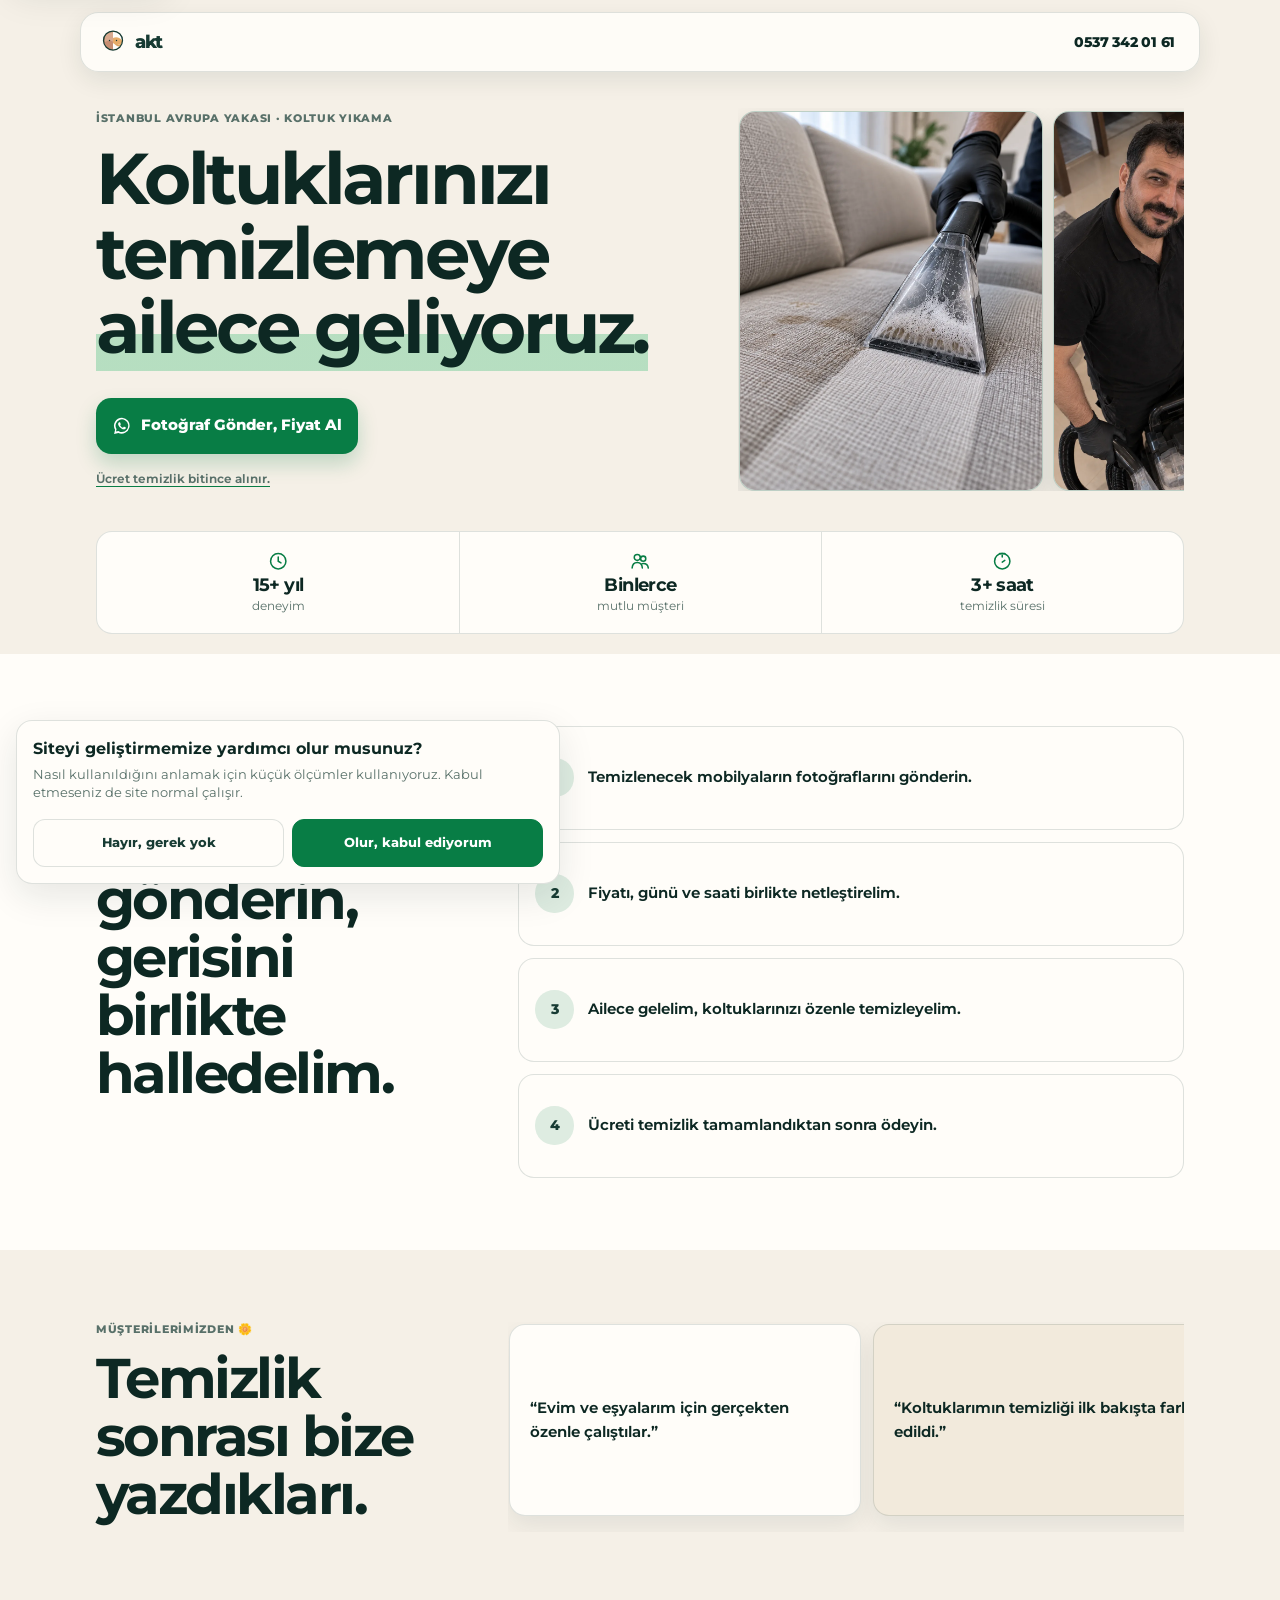
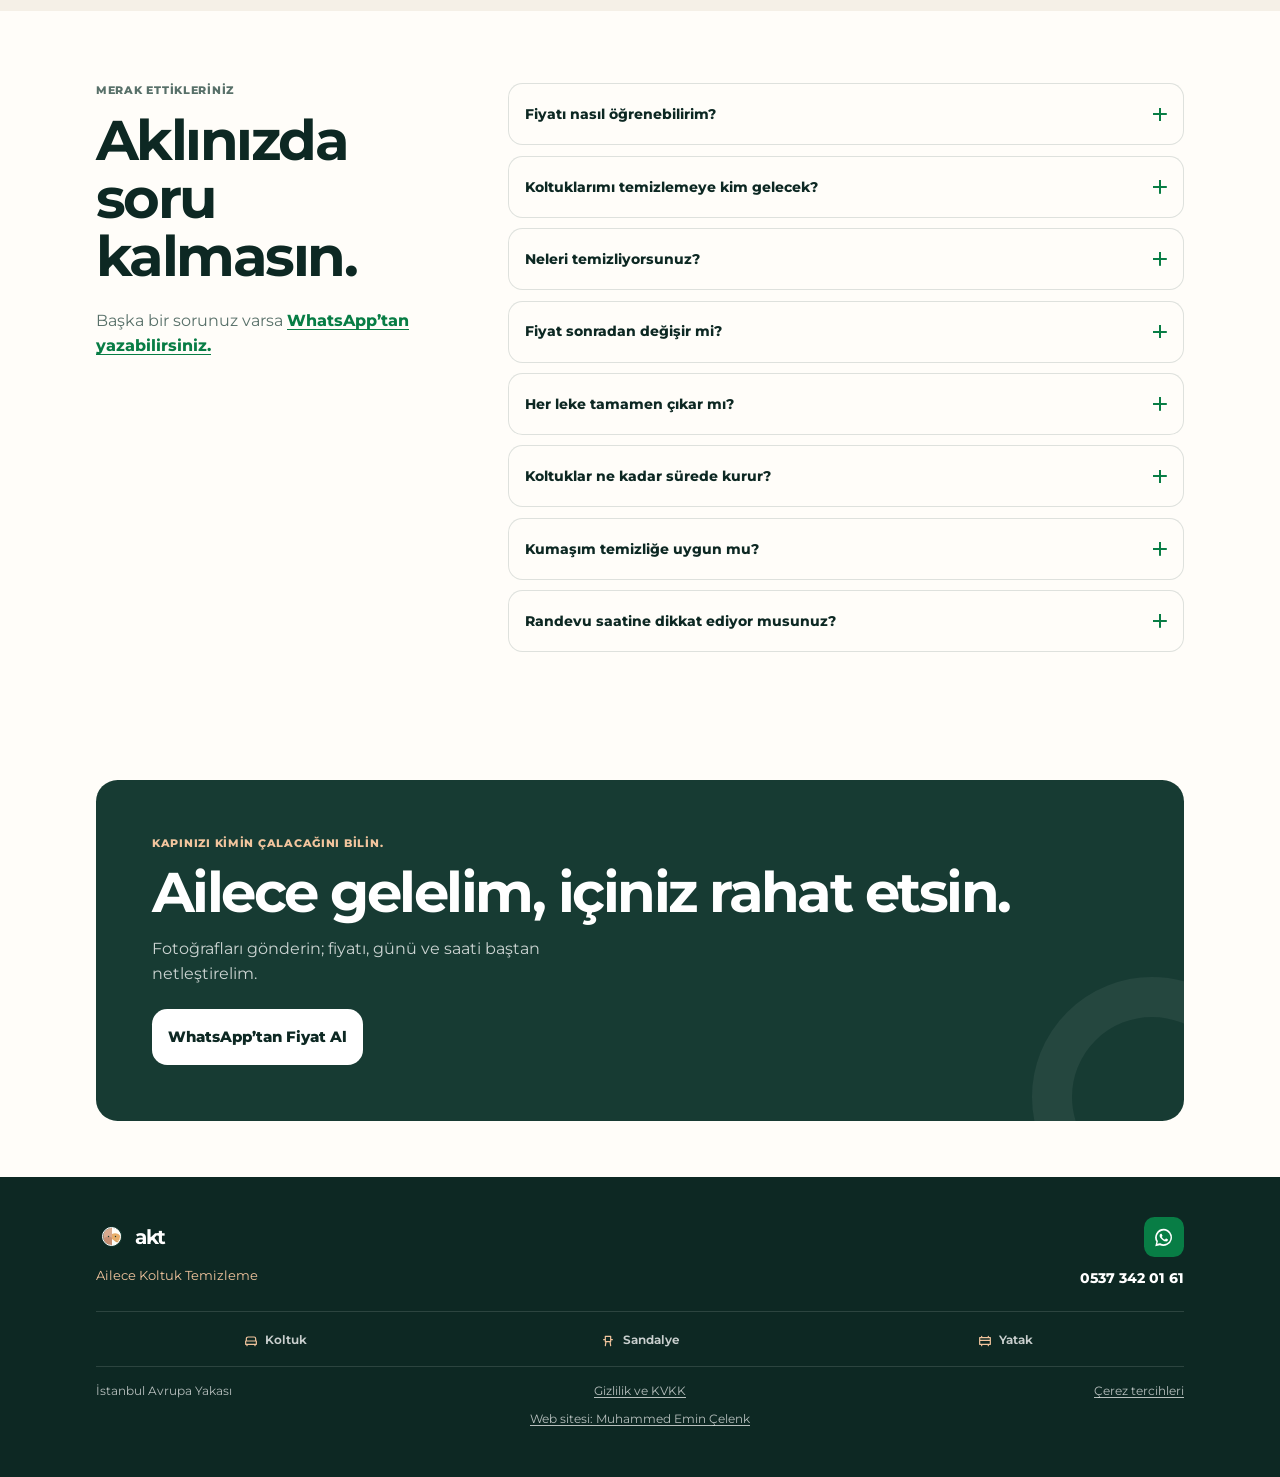
<file: index.html>
<!doctype html>
<html lang="tr">
  <head>
    <meta charset="utf-8">
    <meta name="viewport" content="width=device-width, initial-scale=1, viewport-fit=cover">
    <title>İstanbul Avrupa Yakası Koltuk Yıkama | Ailece</title>
    <meta name="description" content="İstanbul Avrupa Yakası’nda eşimle birlikte verdiğimiz profesyonel koltuk yıkama hizmeti. Fotoğrafı WhatsApp’tan gönderin, fiyat ve randevuyu netleştirelim.">
    <meta name="robots" content="index, follow, max-image-preview:large">
    <meta name="theme-color" content="#173b33">
    <link rel="canonical" href="https://ailecekoltuktemizleme.com/">
    <link rel="icon" href="favicon.svg" type="image/svg+xml">
    <link rel="preload" href="assets/images/galeri-04.webp" as="image" type="image/webp">
    <link rel="preconnect" href="https://fonts.googleapis.com">
    <link rel="preconnect" href="https://fonts.gstatic.com" crossorigin>
    <link href="https://fonts.googleapis.com/css2?family=Montserrat:wght@400;500;600;700;800&display=swap" rel="stylesheet">
    <meta property="og:locale" content="tr_TR">
    <meta property="og:type" content="website">
    <meta property="og:site_name" content="Ailece Koltuk Yıkama">
    <meta property="og:title" content="Evinize Ailece Geliyoruz | Ailece Koltuk Yıkama">
    <meta property="og:description" content="İstanbul Avrupa Yakası’nda aynı aile ekibiyle profesyonel koltuk temizliği.">
    <meta property="og:url" content="https://ailecekoltuktemizleme.com/">
    <meta property="og:image" content="https://ailecekoltuktemizleme.com/assets/images/galeri-01.webp">
    <meta property="og:image:width" content="1122">
    <meta property="og:image:height" content="1402">
    <meta property="og:image:alt" content="Ailece Koltuk Temizleme ekibi ve profesyonel ekipmanı">
    <meta name="twitter:card" content="summary_large_image">
    <meta name="twitter:title" content="Evinize Ailece Geliyoruz | Ailece Koltuk Yıkama">
    <meta name="twitter:description" content="Koltuklarınızı profesyonelce temizliyor, her randevuya birlikte geliyoruz.">
    <link rel="stylesheet" href="styles.css">
    <script src="analytics-config.js"></script>
    <script>
      window.dataLayer = window.dataLayer || [];
      window.gtag = window.gtag || function () { window.dataLayer.push(arguments); };
      window.gtag("consent", "default", {
        ad_storage: "denied",
        ad_user_data: "denied",
        ad_personalization: "denied",
        analytics_storage: "denied",
        wait_for_update: 500
      });
    </script>
    <script src="data/customer-reviews.js" defer></script>
    <script src="script.js" defer></script>
    <script type="application/ld+json">
      {
        "@context": "https://schema.org",
        "@type": "LocalBusiness",
        "name": "Ailece Koltuk Yıkama",
        "url": "https://ailecekoltuktemizleme.com/",
        "telephone": "+905373420161",
        "description": "İstanbul Avrupa Yakası'nda eşlerin birlikte verdiği profesyonel koltuk ve döşeme temizliği hizmeti.",
        "areaServed": [
          { "@type": "AdministrativeArea", "name": "İstanbul Avrupa Yakası" },
          { "@type": "AdministrativeArea", "name": "Bahçelievler" },
          { "@type": "AdministrativeArea", "name": "Fatih" }
        ],
        "serviceType": ["Koltuk ve döşeme temizliği", "Sandalye temizliği", "Yatak temizliği"]
      }
    </script>
  </head>
  <body>
    <a class="skip-link" href="#ana-icerik">Ana içeriğe geç</a>
    <header class="site-header">
      <div class="header-inner">
        <a class="brand" href="#ana-icerik" aria-label="Ailece Koltuk Yıkama ana sayfa">
          <img class="brand-mark" src="favicon.svg" alt="">
          <span class="brand-word">akt</span>
        </a>
        <a class="phone-link" href="tel:+905373420161" aria-label="0537 342 01 61 numarasını ara" data-phone-cta data-cta-placement="header">0537 342 01 61</a>
      </div>
    </header>

    <main id="ana-icerik">
      <section class="hero" aria-labelledby="hero-title">
        <div class="container">
          <p class="eyebrow">İstanbul Avrupa Yakası · Koltuk yıkama</p>
          <h1 id="hero-title">Koltuklarınızı temizlemeye <span>ailece geliyoruz.</span></h1>
          <a class="button button--primary" href="https://wa.me/905373420161?text=Merhaba%2C%20koltuklar%C4%B1m%C4%B1%20y%C4%B1katmak%20istiyorum.%20Foto%C4%9Fraflar%C4%B1%20g%C3%B6nderip%20fiyat%20alabilir%20miyim%3F" target="_blank" rel="noopener noreferrer" data-whatsapp-cta data-cta-placement="hero">
            <svg viewBox="0 0 24 24" aria-hidden="true"><path d="M12 2a9.6 9.6 0 0 0-8.25 14.5L2.5 21.5l5.12-1.2A9.57 9.57 0 1 0 12 2Zm0 17.25a7.6 7.6 0 0 1-3.88-1.06l-.37-.22-3.02.71.75-2.94-.24-.38A7.6 7.6 0 1 1 12 19.25Zm4.18-5.68c-.23-.11-1.36-.67-1.57-.75-.21-.07-.36-.11-.52.12-.15.22-.59.74-.73.89-.13.15-.27.17-.5.06-.22-.12-.95-.35-1.81-1.12a6.77 6.77 0 0 1-1.25-1.55c-.13-.23-.01-.35.1-.46.1-.1.23-.27.34-.4.11-.13.15-.23.23-.38.07-.15.03-.28-.02-.4-.06-.11-.52-1.24-.71-1.7-.18-.45-.38-.39-.52-.4h-.44c-.15 0-.4.06-.61.29-.21.22-.8.78-.8 1.9s.82 2.21.93 2.36c.11.15 1.6 2.44 3.87 3.42.54.23.96.37 1.29.48.54.17 1.03.15 1.42.09.43-.07 1.36-.56 1.55-1.09.19-.54.19-1 .13-1.09-.05-.1-.2-.15-.43-.26Z" fill="currentColor"/></svg>
            Fotoğraf Gönder, Fiyat Al
          </a>
          <p class="hero-note">Ücret temizlik bitince alınır.</p>
          <div class="hero-gallery-shell">
            <div class="hero-gallery" role="button" tabindex="0" aria-label="Temizlik görselleri. Sonraki görsel için dokunun." data-hero-gallery>
              <figure><img src="assets/images/galeri-04.webp" width="1145" height="1374" alt="Koltuk yıkama başlığıyla yakın temizlik uygulaması" fetchpriority="high" decoding="async"></figure>
              <figure><img src="assets/images/galeri-01.webp" width="1122" height="1402" alt="Ailece Koltuk Temizleme ekibi ve profesyonel ekipmanı" loading="lazy" decoding="async"></figure>
              <figure><img src="assets/images/galeri-03.webp" width="1122" height="1402" alt="Koltuk temizleme makinesi ve çalışma alanı" loading="lazy" decoding="async"></figure>
              <figure><img src="assets/images/galeri-02.webp" width="1122" height="1402" alt="Koltuk temizleme makinesinin su haznesi" loading="lazy" decoding="async"></figure>
              <figure data-gallery-clone aria-hidden="true"><img src="assets/images/galeri-04.webp" width="1145" height="1374" alt="" loading="lazy" decoding="async"></figure>
            </div>
          </div>
        </div>
      </section>

      <section class="proof" aria-labelledby="guven-basligi">
        <div class="container proof-grid">
          <h2 class="sr-only" id="guven-basligi">Hizmet deneyimimiz</h2>
          <p><svg viewBox="0 0 24 24" aria-hidden="true"><path d="M12 21a9 9 0 1 0 0-18 9 9 0 0 0 0 18Z" fill="none" stroke="currentColor" stroke-width="1.8"/><path d="M12 7v5l3.2 2" fill="none" stroke="currentColor" stroke-width="1.8" stroke-linecap="round"/></svg><strong>15+ yıl</strong><span>deneyim</span></p>
          <p><svg viewBox="0 0 24 24" aria-hidden="true"><path d="M8.5 11a3.5 3.5 0 1 0 0-7 3.5 3.5 0 0 0 0 7Zm7 1a3 3 0 1 0 0-6 3 3 0 0 0 0 6ZM2.5 20c.3-4.4 2.3-6.6 6-6.6s5.7 2.2 6 6.6m0-5.2c.4-.1.7-.1 1.1-.1 3.5 0 5.5 1.8 5.9 5.3" fill="none" stroke="currentColor" stroke-width="1.8" stroke-linecap="round"/></svg><strong>Binlerce</strong><span>mutlu müşteri</span></p>
          <p><svg viewBox="0 0 24 24" aria-hidden="true"><path d="M12 21a9 9 0 1 0 0-18 9 9 0 0 0 0 18Z" fill="none" stroke="currentColor" stroke-width="1.8"/><path d="M9 3h6M12 5v2m0 6 3-2" fill="none" stroke="currentColor" stroke-width="1.8" stroke-linecap="round"/></svg><strong>3+ saat</strong><span>temizlik süresi</span></p>
        </div>
      </section>

      <section class="process section" id="nasil-isliyor" aria-labelledby="surec-basligi">
        <div class="container">
          <p class="eyebrow">Nasıl ilerliyoruz?</p>
          <h2 id="surec-basligi">Siz fotoğrafı gönderin, gerisini birlikte halledelim.</h2>
          <ol class="process-list">
            <li><span>1</span><p>Temizlenecek mobilyaların fotoğraflarını gönderin.</p></li>
            <li><span>2</span><p>Fiyatı, günü ve saati birlikte netleştirelim.</p></li>
            <li><span>3</span><p>Ailece gelelim, koltuklarınızı özenle temizleyelim.</p></li>
            <li><span>4</span><p>Ücreti temizlik tamamlandıktan sonra ödeyin.</p></li>
          </ol>
        </div>
      </section>

      <section class="reviews section" aria-labelledby="yorumlar-basligi" data-reviews-section hidden>
        <div class="container">
          <p class="eyebrow">Müşterilerimizden 🌼</p>
          <h2 id="yorumlar-basligi">Temizlik sonrası bize yazdıkları.</h2>
          <div class="review-gallery" role="button" tabindex="0" aria-label="Müşteri mesajları. Sonraki mesaj için dokunun." data-review-gallery></div>
        </div>
      </section>

      <section class="faq section" id="sss" aria-labelledby="sss-basligi">
        <div class="container">
          <div class="faq-intro">
            <p class="eyebrow">Merak ettikleriniz</p>
            <h2 id="sss-basligi">Aklınızda soru kalmasın.</h2>
            <p class="section-copy">Başka bir sorunuz varsa <a href="https://wa.me/905373420161?text=Merhaba%2C%20koltuklar%C4%B1m%C4%B1%20y%C4%B1katmak%20istiyorum.%20Foto%C4%9Fraflar%C4%B1%20g%C3%B6nderip%20fiyat%20alabilir%20miyim%3F" target="_blank" rel="noopener noreferrer" data-whatsapp-cta data-cta-placement="faq_intro">WhatsApp’tan yazabilirsiniz.</a></p>
          </div>
          <div class="faq-list">
            <details><summary>Fiyatı nasıl öğrenebilirim?</summary><p>Fotoğrafları WhatsApp’tan gönderin; net fiyatı paylaşalım.</p></details>
            <details><summary>Koltuklarımı temizlemeye kim gelecek?</summary><p>Her randevuya eşimle birlikte, aynı aile ekibi olarak geliyoruz.</p></details>
            <details><summary>Neleri temizliyorsunuz?</summary><p>Koltuk, kumaş sandalye, yatak ve uygun kumaş yüzeyleri.</p></details>
            <details><summary>Fiyat sonradan değişir mi?</summary><p>Kapsam değişmedikçe konuştuğumuz fiyat değişmez.</p></details>
            <details><summary>Her leke tamamen çıkar mı?</summary><p>Sonuç; lekenin türüne, yaşına ve kumaşa göre değişebilir. Kesin olmayan bir sonucu garanti etmeyiz.</p></details>
            <details><summary>Koltuklar ne kadar sürede kurur?</summary><p>Kuruma süresi kumaşa ve ortam koşullarına göre değişir. İyi havalandırma kuruma sürecini hızlandırır.</p></details>
            <details><summary>Kumaşım temizliğe uygun mu?</summary><p>Emin olmadığınız yüzeyin fotoğrafını gönderin; temizlikten önce uygunluğunu birlikte değerlendirelim.</p></details>
            <details><summary>Randevu saatine dikkat ediyor musunuz?</summary><p>Kararlaştırdığımız gün ve saate özen gösteriyoruz.</p></details>
          </div>
        </div>
      </section>

      <section class="final-cta section" aria-labelledby="son-cta-basligi">
        <div class="container final-cta__inner">
          <p class="eyebrow">Kapınızı kimin çalacağını bilin.</p>
          <h2 id="son-cta-basligi">Ailece gelelim, içiniz rahat etsin.</h2>
          <p>Fotoğrafları gönderin; fiyatı, günü ve saati baştan netleştirelim.</p>
          <a class="button button--light" href="https://wa.me/905373420161?text=Merhaba%2C%20koltuklar%C4%B1m%C4%B1%20y%C4%B1katmak%20istiyorum.%20Foto%C4%9Fraflar%C4%B1%20g%C3%B6nderip%20fiyat%20alabilir%20miyim%3F" target="_blank" rel="noopener noreferrer" data-whatsapp-cta data-cta-placement="final_cta">WhatsApp’tan Fiyat Al</a>
        </div>
      </section>
    </main>

    <footer class="site-footer">
      <div class="container footer-inner">
        <div class="footer-brand"><div class="footer-brand-line"><span class="footer-brand-icon"><img class="brand-mark" src="favicon.svg" alt=""></span><strong>akt</strong></div><p>Ailece Koltuk Temizleme</p></div>
        <div class="footer-actions"><a class="footer-whatsapp" href="https://wa.me/905373420161?text=Merhaba%2C%20koltuklar%C4%B1m%C4%B1%20y%C4%B1katmak%20istiyorum.%20Foto%C4%9Fraflar%C4%B1%20g%C3%B6nderip%20fiyat%20alabilir%20miyim%3F" target="_blank" rel="noopener noreferrer" aria-label="WhatsApp’tan fiyat al" data-whatsapp-cta data-cta-placement="footer"><svg viewBox="0 0 24 24" aria-hidden="true"><path d="M12 2a9.6 9.6 0 0 0-8.25 14.5L2.5 21.5l5.12-1.2A9.57 9.57 0 1 0 12 2Zm0 17.25a7.6 7.6 0 0 1-3.88-1.06l-.37-.22-3.02.71.75-2.94-.24-.38A7.6 7.6 0 1 1 12 19.25Zm4.18-5.68c-.23-.11-1.36-.67-1.57-.75-.21-.07-.36-.11-.52.12-.15.22-.59.74-.73.89-.13.15-.27.17-.5.06-.22-.12-.95-.35-1.81-1.12a6.77 6.77 0 0 1-1.25-1.55c-.13-.23-.01-.35.1-.46.1-.1.23-.27.34-.4.11-.13.15-.23.23-.38.07-.15.03-.28-.02-.4-.06-.11-.52-1.24-.71-1.7-.18-.45-.38-.39-.52-.4h-.44c-.15 0-.4.06-.61.29-.21.22-.8.78-.8 1.9s.82 2.21.93 2.36c.11.15 1.6 2.44 3.87 3.42.54.23.96.37 1.29.48.54.17 1.03.15 1.42.09.43-.07 1.36-.56 1.55-1.09.19-.54.19-1 .13-1.09-.05-.1-.2-.15-.43-.26Z" fill="currentColor"/></svg></a><a href="tel:+905373420161" data-phone-cta data-cta-placement="footer">0537 342 01 61</a></div>
      </div>
      <div class="container footer-services" aria-label="Temizlediğimiz yüzeyler">
        <span><svg viewBox="0 0 24 24" aria-hidden="true"><path d="M5 12V8.5A2.5 2.5 0 0 1 7.5 6h9A2.5 2.5 0 0 1 19 8.5V12m-15 0h16v5H4Zm2 5v2m12-2v2" fill="none" stroke="currentColor" stroke-width="1.8" stroke-linecap="round" stroke-linejoin="round"/></svg>Koltuk</span>
        <span><svg viewBox="0 0 24 24" aria-hidden="true"><path d="M8 5h8v8H8zm1 8-1 6m7-6 1 6M5.5 10H8m8 0h2.5" fill="none" stroke="currentColor" stroke-width="1.8" stroke-linecap="round" stroke-linejoin="round"/></svg>Sandalye</span>
        <span><svg viewBox="0 0 24 24" aria-hidden="true"><path d="M4 7h16v10H4zM4 11h16M7 7V5m10 2V5m-10 12v2m10-2v2" fill="none" stroke="currentColor" stroke-width="1.8" stroke-linecap="round" stroke-linejoin="round"/></svg>Yatak</span>
      </div>
      <div class="container footer-meta">
        <span>İstanbul Avrupa Yakası</span>
        <a href="/kvkk/">Gizlilik ve KVKK</a>
        <button type="button" data-cookie-settings hidden>Çerez tercihleri</button>
        <a class="developer-credit" href="https://wa.me/905373420161?text=Merhaba%2C%20web%20sitesi%20hakk%C4%B1nda%20ileti%C5%9Fime%20ge%C3%A7iyorum." target="_blank" rel="noopener noreferrer">Web sitesi: Muhammed Emin Çelenk</a>
      </div>
    </footer>

    <div class="mobile-cta is-hidden" aria-hidden="true" inert>
      <a aria-label="WhatsApp’tan fotoğraf gönderip fiyat al" href="https://wa.me/905373420161?text=Merhaba%2C%20koltuklar%C4%B1m%C4%B1%20y%C4%B1katmak%20istiyorum.%20Foto%C4%9Fraflar%C4%B1%20g%C3%B6nderip%20fiyat%20alabilir%20miyim%3F" target="_blank" rel="noopener noreferrer" data-whatsapp-cta data-cta-placement="sticky_mobile">
        <svg viewBox="0 0 24 24" aria-hidden="true"><path d="M12 2a9.6 9.6 0 0 0-8.25 14.5L2.5 21.5l5.12-1.2A9.57 9.57 0 1 0 12 2Zm0 17.25a7.6 7.6 0 0 1-3.88-1.06l-.37-.22-3.02.71.75-2.94-.24-.38A7.6 7.6 0 1 1 12 19.25Zm4.18-5.68c-.23-.11-1.36-.67-1.57-.75-.21-.07-.36-.11-.52.12-.15.22-.59.74-.73.89-.13.15-.27.17-.5.06-.22-.12-.95-.35-1.81-1.12a6.77 6.77 0 0 1-1.25-1.55c-.13-.23-.01-.35.1-.46.1-.1.23-.27.34-.4.11-.13.15-.23.23-.38.07-.15.03-.28-.02-.4-.06-.11-.52-1.24-.71-1.7-.18-.45-.38-.39-.52-.4h-.44c-.15 0-.4.06-.61.29-.21.22-.8.78-.8 1.9s.82 2.21.93 2.36c.11.15 1.6 2.44 3.87 3.42.54.23.96.37 1.29.48.54.17 1.03.15 1.42.09.43-.07 1.36-.56 1.55-1.09.19-.54.19-1 .13-1.09-.05-.1-.2-.15-.43-.26Z" fill="currentColor"/></svg>
      </a>
    </div>

    <section class="consent-banner" data-consent-banner aria-label="Çerez tercihi" hidden>
      <div><strong>Siteyi geliştirmemize yardımcı olur musunuz?</strong><p>Nasıl kullanıldığını anlamak için küçük ölçümler kullanıyoruz. Kabul etmeseniz de site normal çalışır.</p></div>
      <div class="consent-actions"><button type="button" data-consent-reject>Hayır, gerek yok</button><button type="button" data-consent-accept>Olur, kabul ediyorum</button></div>
    </section>
  </body>
</html>
</file>
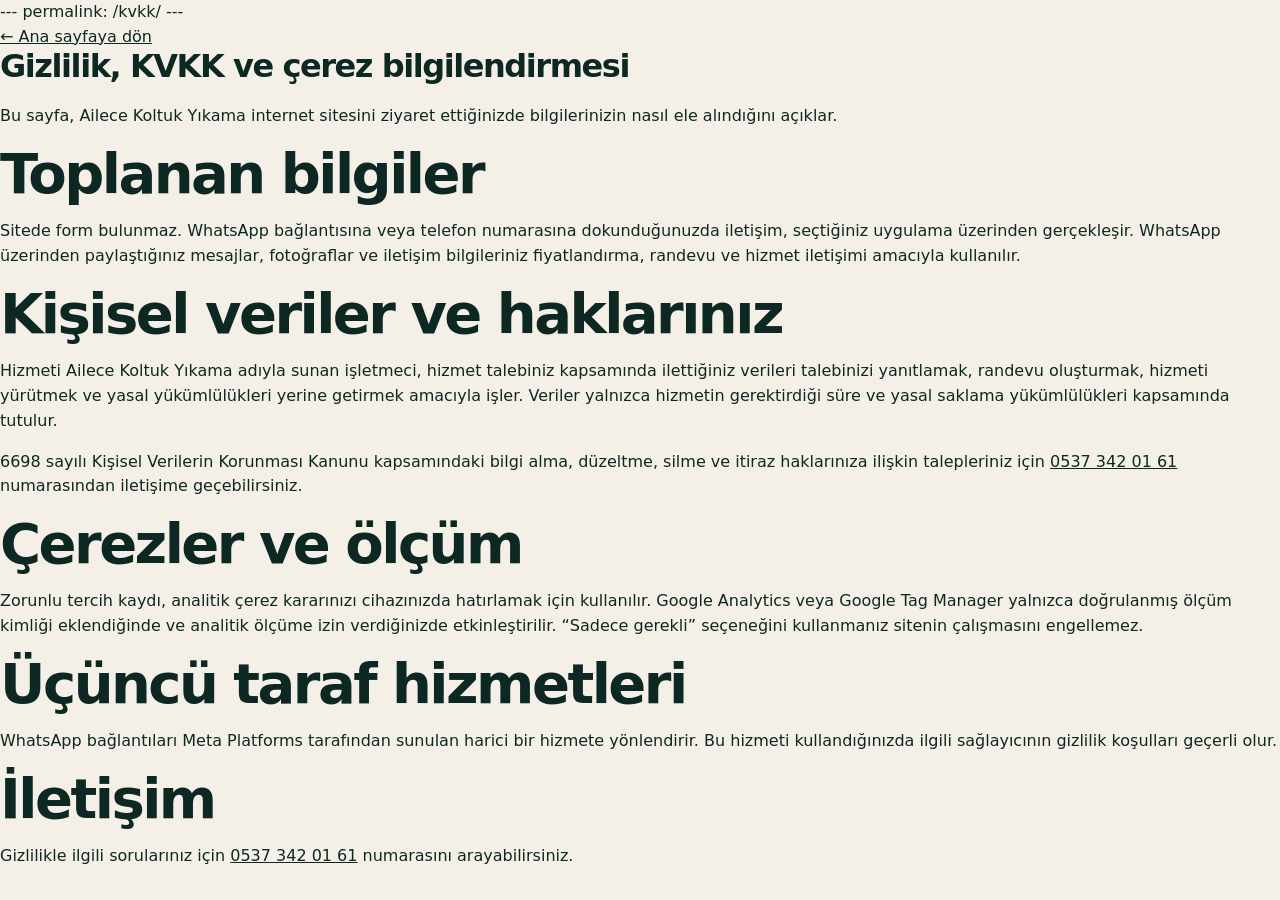
<file: gizlilik.html>
---
permalink: /kvkk/
---
<!doctype html>
<html lang="tr">
  <head>
    <meta charset="utf-8">
    <meta name="viewport" content="width=device-width, initial-scale=1">
    <title>Gizlilik, KVKK ve Çerezler | Ailece Koltuk Yıkama</title>
    <meta name="description" content="Ailece Koltuk Yıkama gizlilik, kişisel veriler ve çerez bilgilendirmesi.">
    <meta name="robots" content="index, follow">
    <link rel="canonical" href="https://ailecekoltuktemizleme.com/kvkk/">
    <link rel="icon" href="/favicon.svg" type="image/svg+xml">
    <link rel="stylesheet" href="/styles.css">
    <script src="/analytics-config.js"></script>
    <script>
      window.dataLayer = window.dataLayer || [];
      window.gtag = window.gtag || function () { window.dataLayer.push(arguments); };
      window.gtag("consent", "default", {
        ad_storage: "denied",
        ad_user_data: "denied",
        ad_personalization: "denied",
        analytics_storage: "denied",
        wait_for_update: 500
      });
    </script>
    <script src="/script.js" defer></script>
  </head>
  <body class="legal-page">
    <main class="legal-main">
      <a class="legal-back" href="/">← Ana sayfaya dön</a>
      <h1>Gizlilik, KVKK ve çerez bilgilendirmesi</h1>

      <p>Bu sayfa, Ailece Koltuk Yıkama internet sitesini ziyaret ettiğinizde bilgilerinizin nasıl ele alındığını açıklar.</p>

      <h2 id="gizlilik">Toplanan bilgiler</h2>
      <p>Sitede form bulunmaz. WhatsApp bağlantısına veya telefon numarasına dokunduğunuzda iletişim, seçtiğiniz uygulama üzerinden gerçekleşir. WhatsApp üzerinden paylaştığınız mesajlar, fotoğraflar ve iletişim bilgileriniz fiyatlandırma, randevu ve hizmet iletişimi amacıyla kullanılır.</p>

      <h2 id="kvkk">Kişisel veriler ve haklarınız</h2>
      <p>Hizmeti Ailece Koltuk Yıkama adıyla sunan işletmeci, hizmet talebiniz kapsamında ilettiğiniz verileri talebinizi yanıtlamak, randevu oluşturmak, hizmeti yürütmek ve yasal yükümlülükleri yerine getirmek amacıyla işler. Veriler yalnızca hizmetin gerektirdiği süre ve yasal saklama yükümlülükleri kapsamında tutulur.</p>
      <p>6698 sayılı Kişisel Verilerin Korunması Kanunu kapsamındaki bilgi alma, düzeltme, silme ve itiraz haklarınıza ilişkin talepleriniz için <a href="tel:+905373420161">0537 342 01 61</a> numarasından iletişime geçebilirsiniz.</p>

      <h2 id="cerezler">Çerezler ve ölçüm</h2>
      <p>Zorunlu tercih kaydı, analitik çerez kararınızı cihazınızda hatırlamak için kullanılır. Google Analytics veya Google Tag Manager yalnızca doğrulanmış ölçüm kimliği eklendiğinde ve analitik ölçüme izin verdiğinizde etkinleştirilir. “Sadece gerekli” seçeneğini kullanmanız sitenin çalışmasını engellemez.</p>

      <h2>Üçüncü taraf hizmetleri</h2>
      <p>WhatsApp bağlantıları Meta Platforms tarafından sunulan harici bir hizmete yönlendirir. Bu hizmeti kullandığınızda ilgili sağlayıcının gizlilik koşulları geçerli olur.</p>

      <h2>İletişim</h2>
      <p>Gizlilikle ilgili sorularınız için <a href="tel:+905373420161">0537 342 01 61</a> numarasını arayabilirsiniz.</p>
    </main>
  </body>
</html>
</file>
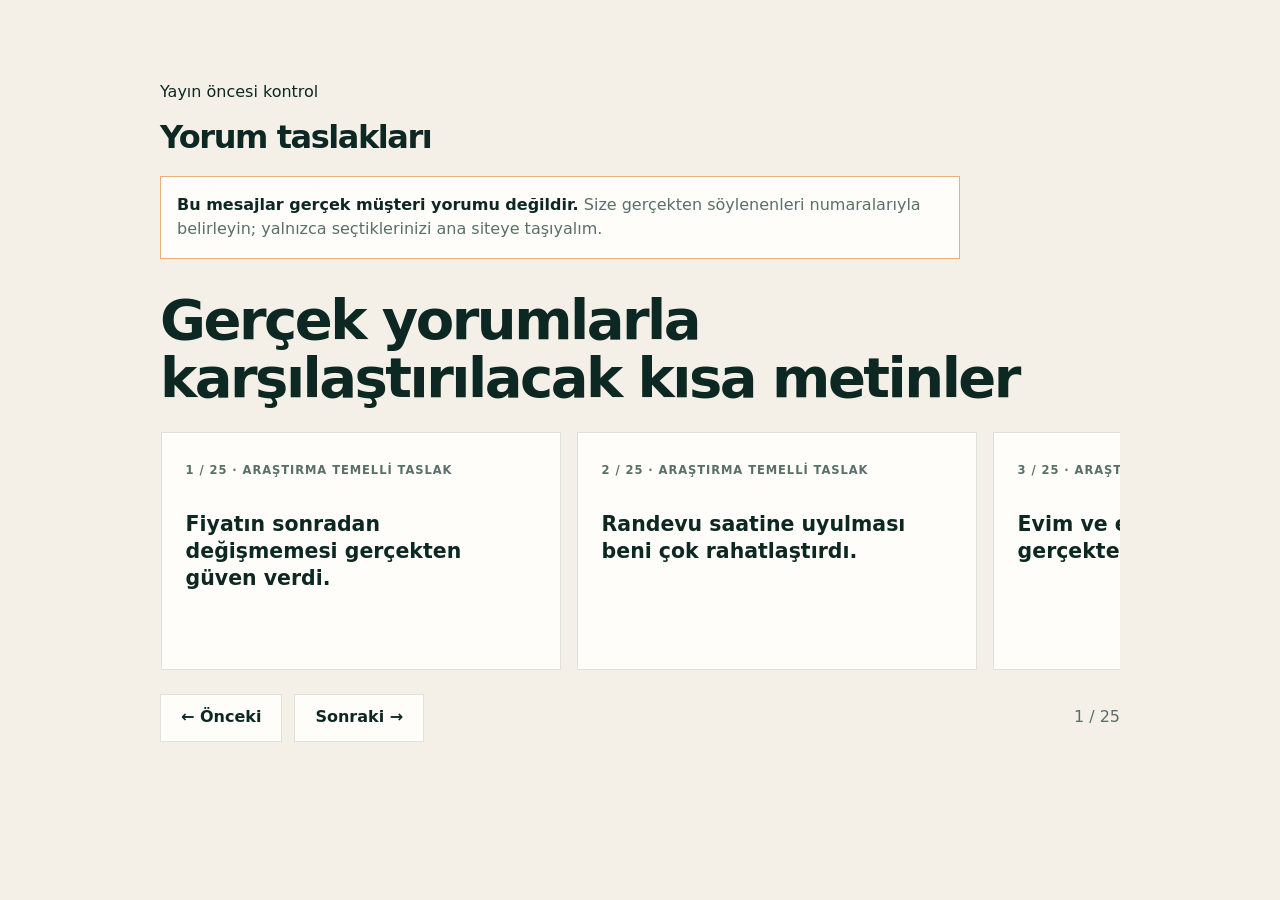
<file: review-preview.html>
<!doctype html>
<html lang="tr">
  <head>
    <meta charset="utf-8">
    <meta name="viewport" content="width=device-width, initial-scale=1">
    <title>Yorum Taslakları — Yayın Öncesi Kontrol</title>
    <meta name="robots" content="noindex, nofollow">
    <link rel="stylesheet" href="styles.css">
    <style>
      .review-preview-page {
        min-height: 100vh;
        background: var(--cream);
}

      .review-preview-main {
        width: min(calc(100% - 2rem), 60rem);
        margin-inline: auto;
        padding-block: 3rem;
      }

      .review-preview-note {
        max-width: 50rem;
        margin-bottom: 2rem;
        padding: 1rem;
        border: 1px solid var(--warm);
        border-radius: var(--radius-sm);
        background: var(--paper);
        color: var(--ink-muted);
}

      .review-preview-note strong {
        color: var(--ink-deep);
}

      .review-draft-slider {
        display: flex;
        gap: 1rem;
        overflow-x: auto;
        padding: 0.5rem 0.1rem 1.5rem;
        scroll-snap-type: x mandatory;
        scrollbar-width: thin;
}

      .review-draft-card {
        flex: 0 0 min(82%, 21rem);
        min-height: 13rem;
        padding: 1.5rem;
        scroll-snap-align: start;
        border: 1px solid var(--line);
        border-radius: var(--radius-md);
        background: var(--paper);
        box-shadow: var(--shadow-sm);
}

      .review-draft-card strong {
        display: inline-block;
        margin-bottom: 2rem;
        color: var(--ink-muted);
        font-size: 0.72rem;
        letter-spacing: 0.08em;
        text-transform: uppercase;
}

      .review-draft-card p {
        color: var(--ink-deep);
        font-size: 1.28rem;
        font-weight: 750;
        line-height: 1.3;
}

      .review-preview-controls {
        display: flex;
        align-items: center;
        gap: 0.75rem;
}

      .review-preview-count {
        margin-left: auto;
        color: var(--ink-muted);
        font-variant-numeric: tabular-nums;
      }

      .review-preview-controls button {
        min-height: 3rem;
        padding-inline: 1.25rem;
        border: 1px solid var(--line);
        border-radius: var(--radius-sm);
        background: var(--paper);
        color: var(--ink-deep);
        font: inherit;
        font-weight: 750;
        cursor: pointer;
}

      @media (min-width: 48rem) {
        .review-preview-main {
          padding-block: 5rem;
        }

        .review-draft-card {
          flex-basis: min(45%, 25rem);
}
}
    </style>
    <script src="data/review-drafts.js" defer></script>
    <script src="review-preview.js" defer></script>
  </head>
  <body class="review-preview-page">
    <main class="review-preview-main">
      <p class="section-kicker">Yayın öncesi kontrol</p>
      <h1>Yorum taslakları</h1>
      <p class="review-preview-note">
        <strong>Bu mesajlar gerçek müşteri yorumu değildir.</strong>
        Size gerçekten söylenenleri numaralarıyla belirleyin; yalnızca seçtiklerinizi ana siteye taşıyalım.
      </p>

      <section aria-labelledby="taslak-baslik">
        <h2 id="taslak-baslik">Gerçek yorumlarla karşılaştırılacak kısa metinler</h2>
        <div class="review-draft-slider" data-review-draft-slider></div>
        <div class="review-preview-controls">
          <button type="button" data-review-prev aria-label="Önceki yorum taslağı">← Önceki</button>
          <button type="button" data-review-next aria-label="Sonraki yorum taslağı">Sonraki →</button>
          <output class="review-preview-count" data-review-count aria-live="polite"></output>
        </div>
      </section>
    </main>
  </body>
</html>
</file>
<file: styles.css>
:root {
  --ink: #173b33;
  --ink-deep: #0d2823;
  --ink-muted: #587069;
  --paper: #fffdf9;
  --cream: #f5f0e7;
  --sage: #deece1;
  --warm: #eab07b;
  --whatsapp: #087d45;
  --white: #fff;
  --line: rgba(23, 59, 51, 0.14);
  --shadow: 0 12px 36px rgba(15, 42, 35, 0.1);
  --radius: 1.25rem;
}

*,
*::before,
*::after { box-sizing: border-box; }

html { scroll-behavior: smooth; }

body {
  margin: 0;
  overflow-x: hidden;
  /* Keep the area around the floating header visually continuous with the hero. */
  background: var(--cream);
  color: var(--ink-deep);
  font-family: "Montserrat", ui-sans-serif, system-ui, sans-serif;
  font-size: 1rem;
  line-height: 1.55;
  -webkit-font-smoothing: antialiased;
}

body, button, a, summary { -webkit-tap-highlight-color: transparent; }
img, svg { display: block; max-width: 100%; }
a { color: inherit; }
h1, h2, p { margin-top: 0; }
p:last-child { margin-bottom: 0; }
h1, h2 { color: var(--ink-deep); letter-spacing: -0.045em; line-height: 1.04; text-wrap: balance; }
h2 { margin-bottom: 1rem; font-size: clamp(1.9rem, 8vw, 3.5rem); }

:focus-visible { outline: 3px solid var(--warm); outline-offset: 4px; }

.container { width: min(calc(100% - 2rem), 68rem); margin-inline: auto; }
.section { padding-block: 4.5rem; }
.sr-only { position: absolute; width: 1px; height: 1px; overflow: hidden; clip: rect(0, 0, 0, 0); white-space: nowrap; }

.skip-link {
  position: fixed; z-index: 100; top: .75rem; left: .75rem; padding: .7rem 1rem;
  transform: translateY(-160%); border-radius: .5rem; background: var(--paper); box-shadow: var(--shadow);
}
.skip-link:focus { transform: translateY(0); }

.site-header {
  position: sticky; z-index: 20; top: .5rem; width: min(calc(100% - 1rem), 70rem); margin: .5rem auto 0;
  border: 1px solid var(--line); border-radius: 1.15rem; background: rgba(255, 253, 249, .9);
  box-shadow: 0 8px 24px rgba(15, 42, 35, .09); backdrop-filter: blur(16px);
}
.header-inner { display: flex; min-height: 3.35rem; align-items: center; gap: .6rem; padding-inline: .7rem; }
.brand { display: inline-flex; align-items: center; gap: .38rem; min-width: 0; color: var(--ink); text-decoration: none; }
.brand-mark { width: 1.75rem; min-width: 1.75rem; border-radius: 50%; }
.brand-word { font-size: 1.05rem; font-weight: 800; letter-spacing: -.075em; }
.phone-link { padding: .65rem .1rem; margin-left: auto; color: var(--ink-deep); font-size: .73rem; font-weight: 800; letter-spacing: -.02em; text-decoration: none; white-space: nowrap; }

.hero { padding-block: 1.5rem 3.5rem; background: var(--cream); }
.eyebrow { margin-bottom: .75rem; color: var(--ink-muted); font-size: .7rem; font-weight: 800; letter-spacing: .065em; line-height: 1.35; text-transform: uppercase; }
.hero h1 { max-width: 12ch; margin-bottom: 1.4rem; font-size: clamp(2.25rem, 11.5vw, 4.5rem); }
.hero h1 span { background: linear-gradient(transparent 58%, rgba(114, 203, 151, .48) 58%); box-decoration-break: clone; -webkit-box-decoration-break: clone; }
.button {
  display: inline-flex; min-height: 3.55rem; align-items: center; justify-content: center; gap: .55rem;
  padding: .9rem 1rem; border: 0; border-radius: .95rem; font: inherit; font-size: .93rem; font-weight: 800; text-align: center; text-decoration: none;
}
.button svg { width: 1.25rem; min-width: 1.25rem; }
.button--primary { width: 100%; background: var(--whatsapp); color: var(--white); box-shadow: 0 10px 20px rgba(8, 125, 69, .22); }
.hero-note { margin: .65rem 0 0; color: var(--ink-muted); font-size: .78rem; font-weight: 650; text-align: center; text-decoration: underline; text-decoration-color: var(--whatsapp); text-decoration-thickness: .1em; text-underline-offset: .22em; }
.hero-gallery-shell { min-width: 0; margin-top: 1.25rem; }
.hero-gallery {
  display: flex;
  gap: .65rem;
  overflow: hidden;
  padding: .15rem .05rem 0;
  cursor: pointer;
  scroll-behavior: smooth;
  scroll-snap-type: x mandatory;
  scrollbar-color: transparent transparent;
  scrollbar-width: none;
  -ms-overflow-style: none;
  overscroll-behavior-x: contain;
  touch-action: manipulation;
  user-select: none;
}
.hero-gallery::-webkit-scrollbar,
.hero-gallery::-webkit-scrollbar-track,
.hero-gallery::-webkit-scrollbar-thumb { width: 0; height: 0; display: none; background: transparent; }
.hero-gallery figure { flex: 0 0 min(62vw, 14rem); aspect-ratio: 4 / 5; overflow: hidden; margin: 0; border: 1px solid rgba(23, 59, 51, .16); border-radius: 1rem; background: var(--sage); box-shadow: 0 10px 24px rgba(15, 42, 35, .13); scroll-snap-align: start; }
.hero-gallery img { width: 100%; height: 100%; object-fit: cover; object-position: center; }

.proof { overflow: clip; padding-bottom: 1.25rem; background: var(--cream); }
.proof-grid { display: grid; grid-template-columns: repeat(3, 1fr); overflow: hidden; border: 1px solid var(--line); border-radius: 1rem; background: var(--paper); }
.proof-grid p { display: grid; min-width: 0; min-height: 5.6rem; justify-items: center; align-content: center; gap: .18rem; padding: .65rem .2rem; margin: 0; text-align: center; }
.proof-grid svg { width: 1.28rem; color: var(--whatsapp); }
.proof-grid p + p { border-left: 1px solid var(--line); }
.proof-grid strong { color: var(--ink-deep); font-size: .78rem; letter-spacing: -.035em; line-height: 1.15; }
.proof-grid span { color: var(--ink-muted); font-size: .62rem; line-height: 1.25; }


.process { background: var(--paper); }
.process h2 { max-width: 16ch; }
.process-list { display: grid; gap: .75rem; padding: 0; margin: 1.75rem 0 0; list-style: none; }
.process-list li { display: grid; grid-template-columns: 2.5rem minmax(0, 1fr); gap: .8rem; align-items: center; padding: 1rem; border: 1px solid var(--line); border-radius: 1rem; background: var(--paper); }
.process-list span { display: grid; width: 2.4rem; height: 2.4rem; place-items: center; border-radius: 50%; background: var(--sage); color: var(--ink); font-size: .9rem; font-weight: 800; }
.process-list p { margin: 0; color: var(--ink-deep); font-size: .91rem; font-weight: 650; line-height: 1.42; }

.reviews { background: var(--cream); }
.reviews h2 { max-width: 15ch; }
.review-gallery { display: flex; gap: .75rem; overflow: hidden; padding: .15rem .05rem 1rem; cursor: pointer; scroll-behavior: smooth; scroll-snap-type: x mandatory; touch-action: manipulation; user-select: none; }
.review-card { display: grid; flex: 0 0 min(82vw, 20rem); min-height: 12rem; align-content: center; gap: 1.5rem; padding: 1.25rem; border: 1px solid var(--line); border-radius: 1rem; background: var(--paper); box-shadow: 0 10px 24px rgba(15, 42, 35, .08); scroll-snap-align: start; }
.review-card:nth-child(even) { background: #f2eadc; }
.review-card blockquote { margin: 0; color: var(--ink-deep); font-size: .96rem; font-weight: 650; line-height: 1.55; }
.review-card span { color: var(--ink-muted); font-size: .72rem; font-weight: 700; }

.faq { background: var(--paper); }
.faq h2 { max-width: 14ch; }
.faq-intro { margin-bottom: 1.5rem; }
.faq-intro .section-copy { margin-bottom: 0; }
.section-copy { max-width: 36rem; margin-bottom: 1.5rem; color: var(--ink-muted); }
.section-copy a { color: var(--whatsapp); font-weight: 750; text-underline-offset: .16em; }
.faq-list { display: grid; gap: .65rem; }
.faq-list details { overflow: hidden; border: 1px solid var(--line); border-radius: .9rem; background: var(--paper); }
.faq-list summary { display: flex; min-height: 3.75rem; align-items: center; justify-content: space-between; gap: 1rem; padding: .8rem 1rem; color: var(--ink-deep); font-size: .9rem; font-weight: 750; cursor: pointer; }
.faq-list summary::after { width: .85rem; height: .85rem; flex: 0 0 auto; background: linear-gradient(var(--whatsapp), var(--whatsapp)) center / 100% 2px no-repeat, linear-gradient(var(--whatsapp), var(--whatsapp)) center / 2px 100% no-repeat; content: ""; transition: transform 160ms ease; }
.faq-list details[open] summary::after { transform: rotate(45deg); }
.faq-list details p { padding: 0 1rem 1rem; margin: 0; color: var(--ink-muted); font-size: .88rem; line-height: 1.5; }

.final-cta { padding-block: 3.5rem; background: var(--paper); }
.final-cta__inner { position: relative; overflow: hidden; padding: 2rem 1.25rem; border-radius: 1.35rem; background: var(--ink); color: rgba(255, 255, 255, .78); }
.final-cta__inner::after { position: absolute; right: -5.5rem; bottom: -6rem; width: 15rem; height: 15rem; border: 2.5rem solid rgba(255, 255, 255, .06); border-radius: 50%; content: ""; }
.final-cta__inner > * { position: relative; z-index: 1; }
.final-cta .eyebrow { color: #f1c49d; }
.final-cta h2 { color: var(--white); }
.final-cta p:not(.eyebrow) { max-width: 30rem; margin-bottom: 1.35rem; }
.button--light { width: 100%; background: var(--white); color: var(--ink-deep); }

.site-footer { padding-block: 2.5rem 6rem; background: var(--ink-deep); color: rgba(255, 255, 255, .7); }
.footer-inner { display: grid; grid-template-columns: minmax(0, 1fr) auto; align-items: center; gap: 1rem; }
.footer-brand-line { display: inline-flex; align-items: center; gap: .45rem; }
.footer-brand-icon { position: relative; display: block; width: 1.75rem; min-width: 1.75rem; }
.footer-brand-icon .brand-mark { width: 100%; min-width: 0; }
.footer-brand-icon::after { position: absolute; top: 15.6%; left: 20.3%; width: 59.4%; aspect-ratio: 1; border: 1px solid var(--white); border-radius: 50%; content: ""; pointer-events: none; }
.footer-brand-line strong { font-size: 1.25rem; letter-spacing: -.075em; }
.footer-inner strong { color: var(--white); }
.footer-inner p { margin: .2rem 0 0; color: #f1c49d; font-size: .84rem; }
.footer-actions { display: grid; justify-items: end; gap: .65rem; }
.footer-actions > a:last-child { color: var(--white); font-size: .88rem; font-weight: 750; text-decoration: none; }
.footer-whatsapp { display: grid; width: 2.5rem; min-height: 2.5rem; place-items: center; border-radius: .65rem; background: var(--whatsapp); color: var(--white); text-decoration: none; }
.footer-whatsapp svg { width: 1.35rem; }
.footer-services { display: grid; grid-template-columns: repeat(3, 1fr); gap: .5rem; padding-top: 1.25rem; margin-top: 1.35rem; border-top: 1px solid rgba(255, 255, 255, .13); }
.footer-services span { display: inline-flex; align-items: center; justify-content: center; gap: .38rem; color: rgba(255, 255, 255, .78); font-size: .72rem; font-weight: 650; white-space: nowrap; }
.footer-services svg { width: 1rem; color: #f1c49d; }
.footer-meta { display: grid; justify-items: center; gap: .65rem; padding-top: 1rem; margin-top: 1rem; border-top: 1px solid rgba(255, 255, 255, .13); font-size: .7rem; text-align: center; }
.footer-meta a, .footer-meta button { padding: 0; border: 0; background: transparent; color: inherit; font: inherit; text-decoration: underline; text-underline-offset: .16em; cursor: pointer; }
.developer-credit { justify-self: center; text-align: center; }

.mobile-cta { position: fixed; z-index: 30; right: .75rem; bottom: max(.75rem, env(safe-area-inset-bottom)); width: 3.9rem; height: 3.9rem; padding: .3rem; border: 1px solid rgba(255, 255, 255, .35); border-radius: 1.05rem; background: rgba(255, 255, 255, .92); box-shadow: 0 12px 30px rgba(8, 34, 28, .24); opacity: 1; transform: translateX(0) scale(1); transition: opacity 280ms ease, transform 360ms cubic-bezier(.22, 1, .36, 1); will-change: opacity, transform; }
.mobile-cta.is-hidden { opacity: 0; pointer-events: none; transform: translateX(calc(100% + 1.5rem)) scale(.88); }
.mobile-cta a { display: grid; width: 100%; height: 100%; place-items: center; border-radius: .75rem; background: var(--whatsapp); color: var(--white); }
.mobile-cta svg { width: 1.8rem; }

.consent-banner { position: fixed; z-index: 40; right: 1rem; bottom: 1rem; left: 1rem; display: grid; gap: 1rem; max-width: 34rem; padding: 1rem; border: 1px solid var(--line); border-radius: 1rem; background: var(--paper); box-shadow: var(--shadow); }
.consent-banner[hidden] { display: none; }
.consent-banner strong { display: block; margin-bottom: .25rem; }
.consent-banner p { margin: 0; color: var(--ink-muted); font-size: .8rem; line-height: 1.45; }
.consent-actions { display: grid; grid-template-columns: 1fr 1fr; gap: .5rem; }
.consent-actions button { min-height: 3rem; border: 1px solid var(--line); border-radius: .75rem; background: var(--paper); color: var(--ink); font: inherit; font-size: .8rem; font-weight: 750; }
.consent-actions button:last-child { border-color: var(--whatsapp); background: var(--whatsapp); color: var(--white); }

@media (min-width: 40rem) {
  .container { width: min(calc(100% - 3rem), 68rem); }
  .hero h1 { max-width: 14ch; }
  .hero-gallery figure { flex-basis: 15rem; }
}

@media (min-width: 48rem) {
  .site-header { top: .75rem; }
  .header-inner { min-height: 3.65rem; padding-inline: 1rem; }
  .brand-mark { width: 2rem; min-width: 2rem; }
  .footer-brand-icon { width: 2rem; min-width: 2rem; }
  .brand-word { font-size: 1.15rem; }
  .phone-link { padding-inline: .5rem; font-size: .86rem; }
  .hero { padding-block: 2.5rem; }
  .hero .container { display: grid; grid-template-columns: minmax(0, .95fr) minmax(20rem, .75fr); align-items: center; column-gap: clamp(2rem, 6vw, 5rem); }
  .hero .eyebrow { grid-column: 1; }
  .hero h1 { grid-column: 1; margin-bottom: 1.7rem; font-size: clamp(3.2rem, 5.6vw, 5rem); }
  .hero .button { grid-column: 1; justify-self: start; width: auto; }
  .hero-note { grid-column: 1; justify-self: start; }
  .hero-gallery-shell { grid-column: 2; grid-row: 1 / span 4; width: 100%; margin: 0; }
  .hero-gallery figure { flex-basis: min(19rem, 85%); }
  .proof { margin-top: 0; }
  .proof-grid p { min-height: 6.3rem; }
  .proof-grid strong { font-size: 1.1rem; }
  .proof-grid span { font-size: .78rem; }
  .process .container { display: grid; grid-template-columns: .7fr 1.3fr; column-gap: 4rem; align-items: start; }
  .process .eyebrow, .process h2 { grid-column: 1; }
  .process-list { grid-column: 2; grid-row: 1 / span 2; margin: 0; }
  .process-list li { min-height: 6.5rem; }
  .reviews .container { display: grid; grid-template-columns: .68fr 1.32fr; column-gap: 4rem; align-items: start; }
  .reviews .eyebrow, .reviews h2 { grid-column: 1; }
  .review-gallery { grid-column: 2; grid-row: 1 / span 2; }
  .review-card { flex-basis: min(22rem, 82%); }
  .faq .container { display: grid; grid-template-columns: .68fr 1.32fr; column-gap: 4rem; align-items: start; }
  .faq-intro { grid-column: 1; margin-bottom: 0; }
  .faq-intro .section-copy { margin-top: 1.5rem; }
  .faq-list { grid-column: 2; }
  .final-cta__inner { padding: 3.5rem; }
  .final-cta .button--light { width: auto; }
  .site-footer { padding-bottom: 3rem; }
  .footer-meta { grid-template-columns: 1fr auto 1fr; justify-items: initial; font-size: .72rem; text-align: initial; }
  .footer-meta > :nth-child(even) { justify-self: center; text-align: center; }
  .footer-meta > :nth-child(3) { justify-self: end; }
  .developer-credit { grid-column: 1 / -1; }
}

@media (hover: hover) {
  .button--primary:hover { background: #06683a; transform: translateY(-1px); }
  .button--light:hover { background: #f5d2b3; }
  .phone-link:hover { color: var(--whatsapp); }
}

@media (prefers-reduced-motion: reduce) {
  html { scroll-behavior: auto; }
  *, *::before, *::after { transition-duration: .01ms !important; }
}
</file>
